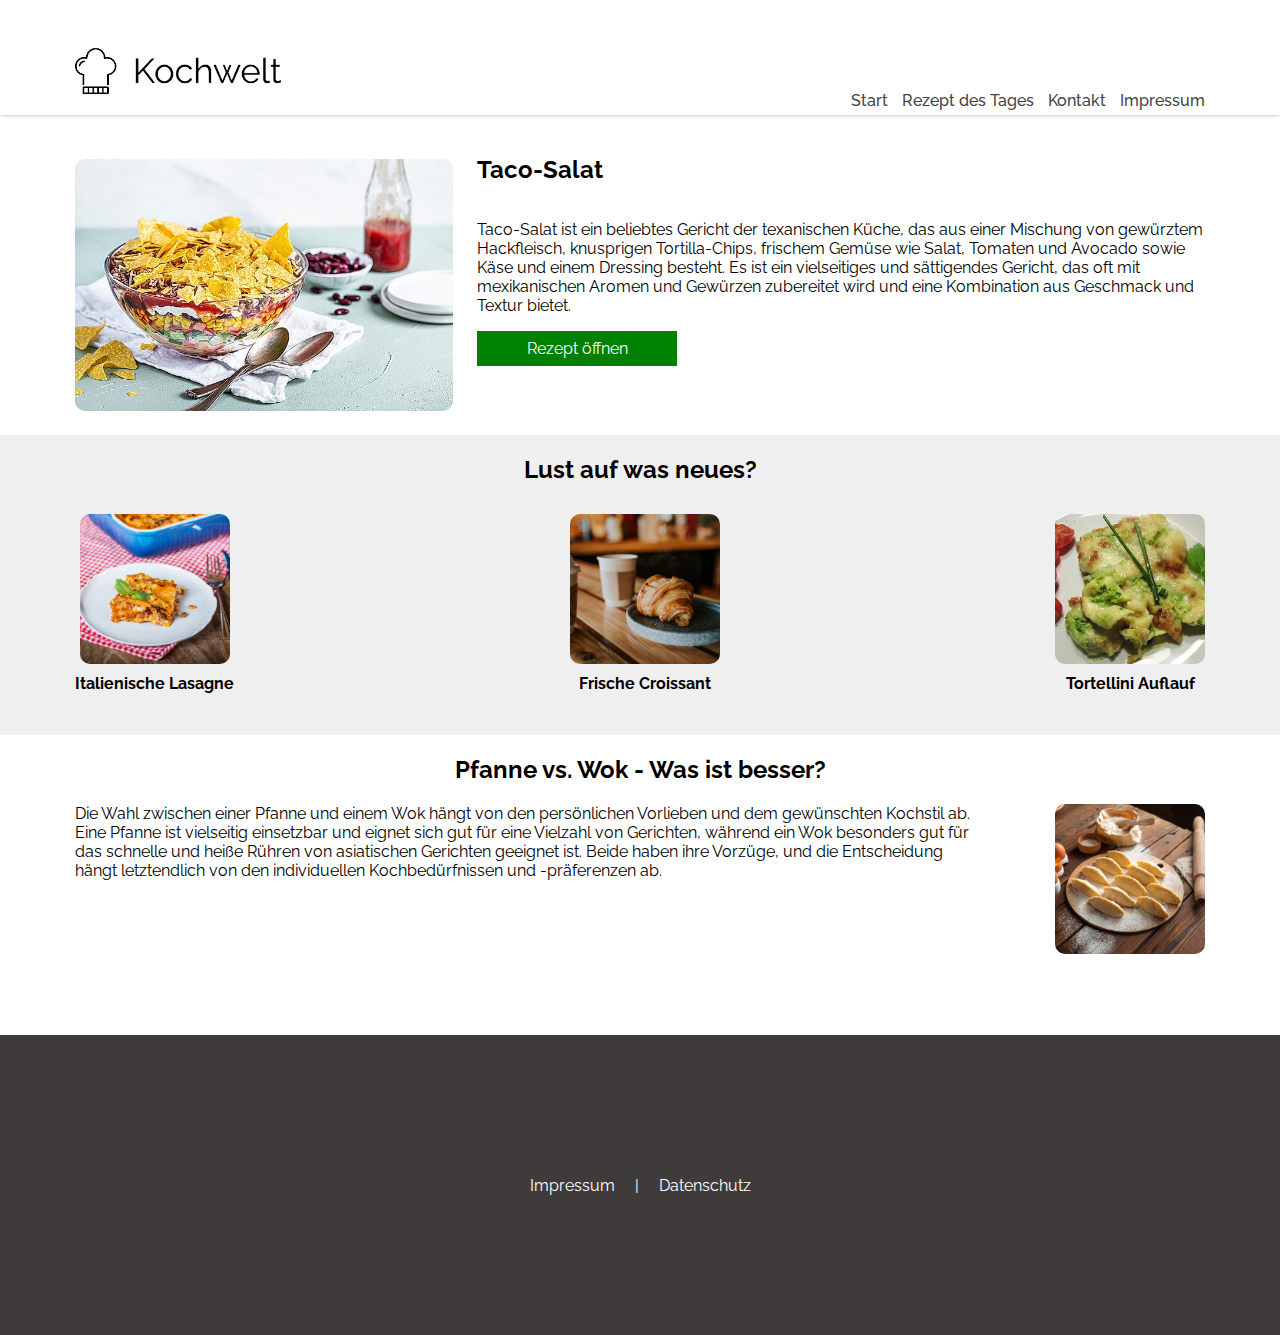
<file: index.html>
<!DOCTYPE html>
<html lang="en">
  <head>
    <meta charset="UTF-8" />
    <meta name="viewport" content="width=device-width, initial-scale=1.0" />
    <title>Kochwelt</title>
    <link rel="icon" type="image/png" href="./img/logo_small.png">
    <link rel="stylesheet" href="header.css" />
    <link rel="stylesheet" href="style.css">
    <script src="header.js"></script>
    <link rel="preconnect" href="https://fonts.googleapis.com" />
    <link rel="preconnect" href="https://fonts.gstatic.com" crossorigin />
    <link
      href="https://fonts.googleapis.com/css2?family=PT+Sans:ital,wght@0,400;0,700;1,400;1,700&family=Raleway:ital,wght@0,100;0,200;0,300;0,400;0,500;0,600;0,700;0,800;0,900;1,100;1,200;1,300;1,400;1,500;1,600;1,700;1,800;1,900&display=swap"
      rel="stylesheet"
    />

  </head>
  
  <body onload="includeHTML()">
    <div w3-include-html="header.html"></div>

    <div class="main">
      <section class="preview">
        <div class="croissant-img"><img class="main-img" src="img/tacosalat.jpg" alt="" /></div>
        <div class="croissant-text">
          <h2>Taco-Salat</h2>
          <p>
            Taco-Salat ist ein beliebtes Gericht der texanischen Küche, das aus einer Mischung von gewürztem Hackfleisch, knusprigen Tortilla-Chips, frischem Gemüse wie Salat, Tomaten und Avocado sowie Käse und einem Dressing besteht. Es ist ein vielseitiges und sättigendes Gericht, das oft mit mexikanischen Aromen und Gewürzen zubereitet wird und eine Kombination aus Geschmack und Textur bietet.
          </p>

          <button class="buttonPortions mt-40" onclick="goMenuTacco()" >Rezept öffnen</button>
        </div>
      </section>

      <section class="new">
        <h2>Lust auf was neues?</h2>
        <div class="new-images">
          <div class="new-img">
            <img class="images margin-left" src="img/lasagne.jpeg" alt="taccoSalat" onclick="goMenuLasagne()"/>
            <span class="margin-left bold">Italienische Lasagne</span>
          </div>
          <div class="new-img">
            <img class="images " src="img/crossi.jpg" alt="" onclick="goMenuCrossi()"/>
            <span class="bold">Frische Croissant</span>
          </div>
          <div class="new-img">
            <img class="images margin-right" src="img/tortellini-erbsen-auflauf.png" alt="" onclick="goMenuTortellini()"/>
            <span class="margin-right bold">Tortellini Auflauf</span>
          </div>
        </div>
      </section>

      <section class="blog">
        <h2>Pfanne vs. Wok - Was ist besser?</h2>
        <div class="blog-flex margin-left">
            <div>Die Wahl zwischen einer Pfanne und einem Wok hängt von den persönlichen Vorlieben und dem gewünschten Kochstil ab. Eine Pfanne ist vielseitig einsetzbar und eignet sich gut für eine Vielzahl von Gerichten, während ein Wok besonders gut für das schnelle und heiße Rühren von asiatischen Gerichten geeignet ist. Beide haben ihre Vorzüge, und die Entscheidung hängt letztendlich von den individuellen Kochbedürfnissen und -präferenzen ab.
            </div>
            
            <div><img class="images margin-right" src="img/croissant.jpg" alt=""></div>
        </div>
      </section>
             
      <footer class="footer">
        <a href="impressum.html">Impressum</a>
        <span>|</span>
        <a href="">Datenschutz</a>
      </footer>

    </div>
  </body>
</html>
</file>
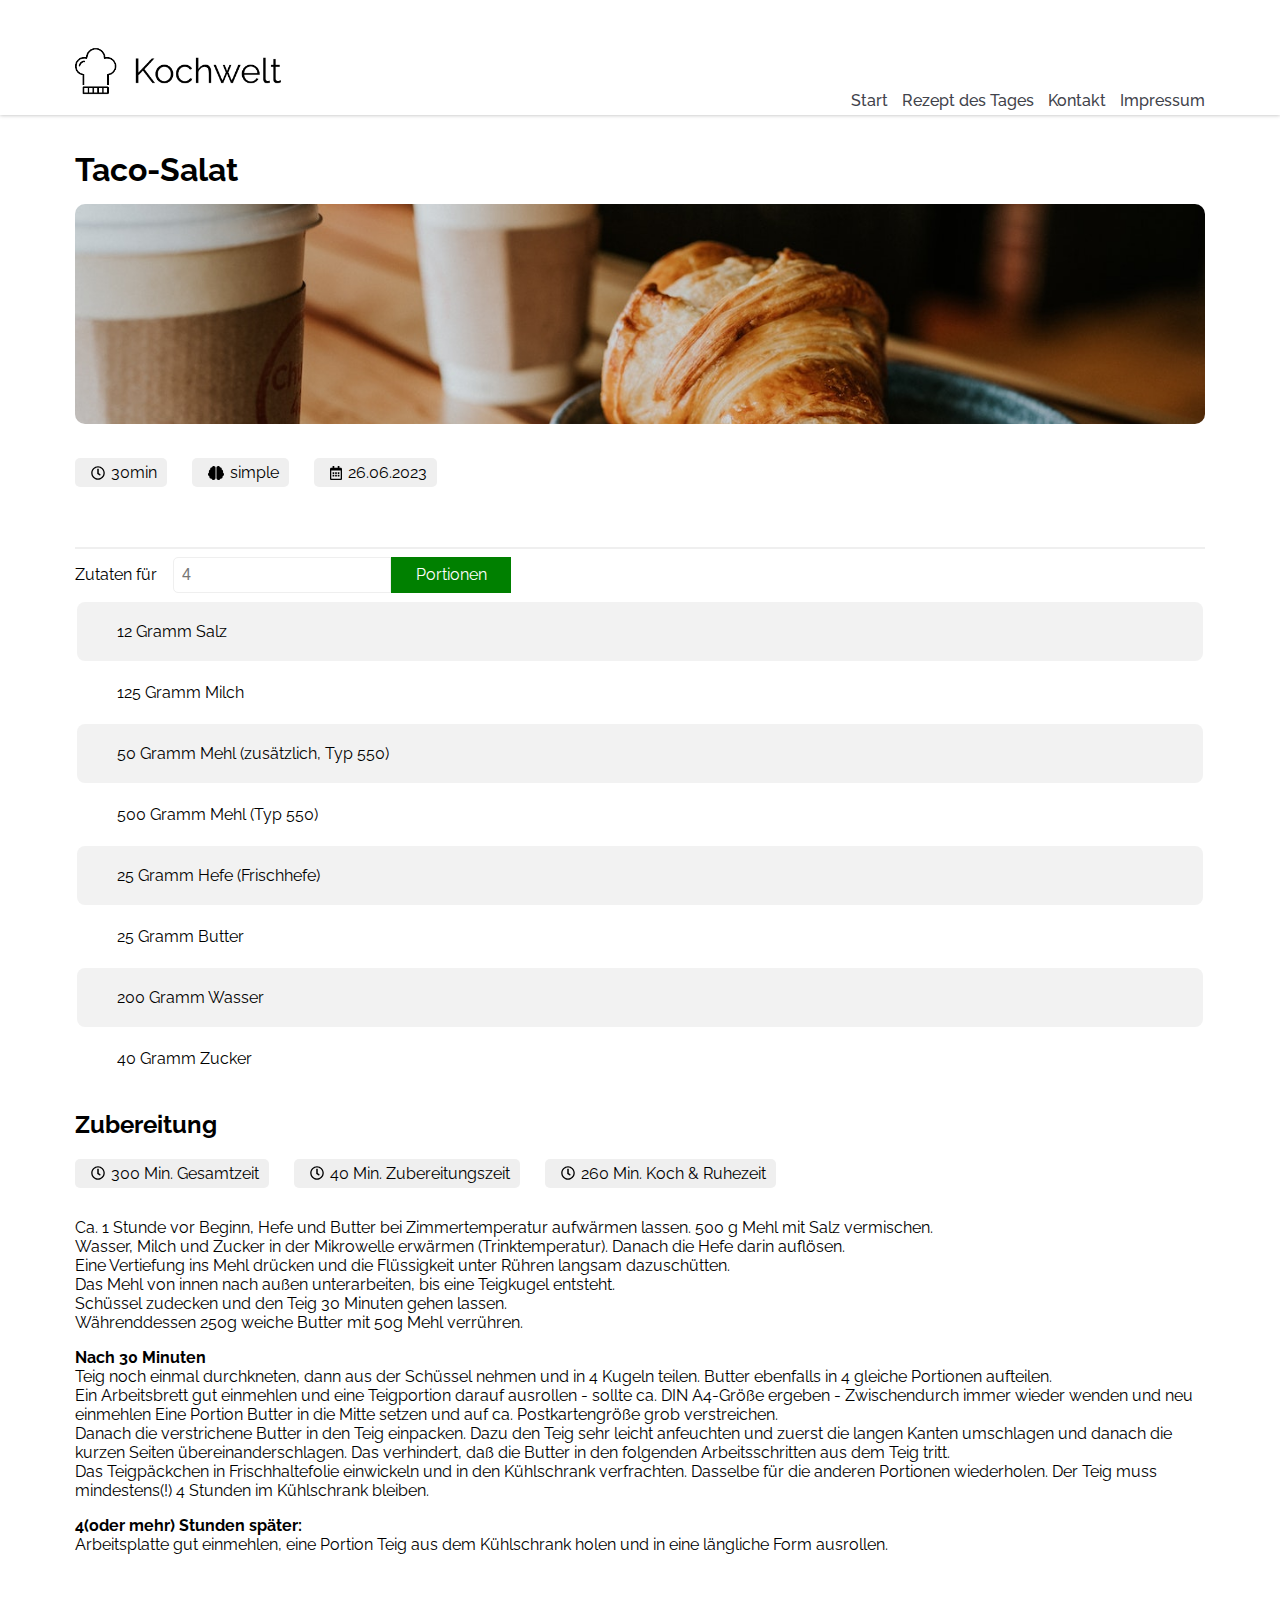
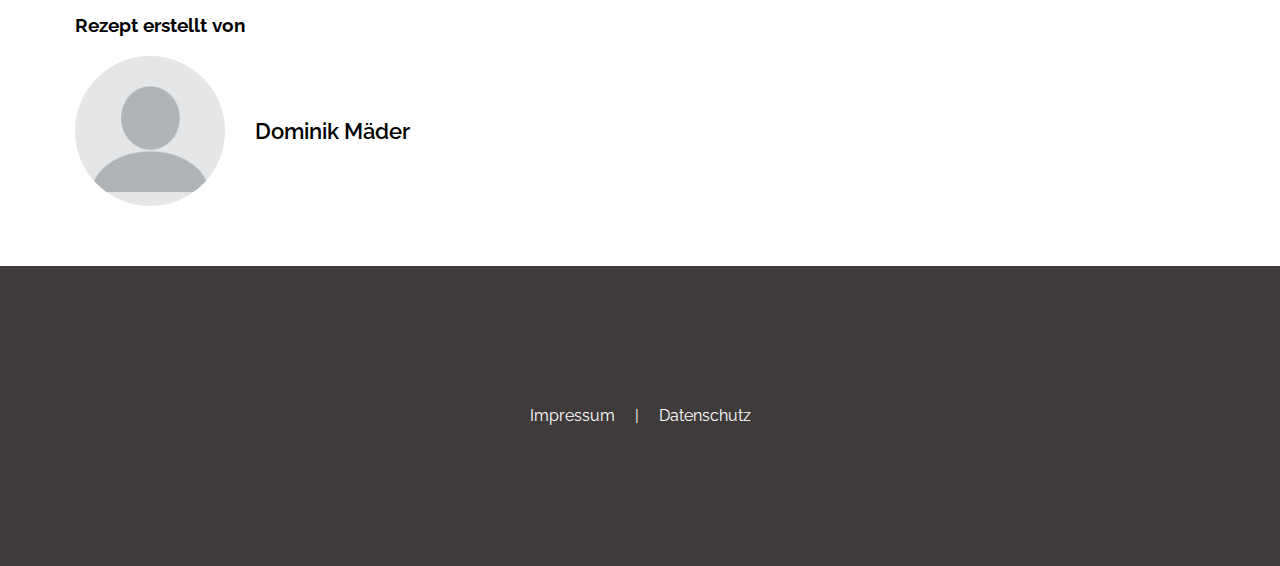
<file: Crossaints.html>
<!DOCTYPE html>
<html lang="en">
  <head>
    <meta charset="UTF-8" />
    <meta name="viewport" content="width=device-width, initial-scale=1.0" />
    <title>Rezepte</title>
    <link rel="icon" type="image/png" href="./img/logo_small.png">

    <link rel="preconnect" href="https://fonts.googleapis.com" />
    <link rel="preconnect" href="https://fonts.gstatic.com" crossorigin />
    <link
      href="https://fonts.googleapis.com/css2?family=PT+Sans:ital,wght@0,400;0,700;1,400;1,700&family=Raleway:ital,wght@0,100;0,200;0,300;0,400;0,500;0,600;0,700;0,800;0,900;1,100;1,200;1,300;1,400;1,500;1,600;1,700;1,800;1,900&display=swap"
      rel="stylesheet"
    />
    <link rel="stylesheet" href="Style/header.css" />
    <link rel="stylesheet" href="Style/style.css" />
    <script src="JS/recipe.js"></script>
    <script src="JS/header.js"></script>
  </head>
  <body onload="includeHTML()">
    <div w3-include-html="header.html"></div>

    <section class="taco-salat">
      <div class="recipe-header">
        <h1>Taco-Salat</h1>
        <img src="img/crossi.jpg" alt="Taco-Salat" />
      </div>
      <div class="recipe-icon-container">
        <div class="recipe-icons">
          <img src="img/icons/clock-regular.svg" alt="Time" />
          <span>30min</span>
        </div>
        <div class="recipe-icons">
          <img src="img/icons/brain-solid.svg" alt="simple" />
          <span>simple</span>
        </div>
        <div class="recipe-icons">
          <img src="img/icons/calendar-alt-regular.svg" alt="Time" />
          <span>26.06.2023</span>
        </div>
      </div>

      <div class="grey-line"></div>

      <div class="input-area">
        <p>Zutaten für</p>
        <div class="calculation-area">
          <input
            id="inputField"
            placeholder="4"
            type="number"
            min="0"
            oninput="validity.valid||(value='');"
          />

          <button onclick="Calculate()" class="button-portions">
            Portionen
          </button>
        </div>
      </div>
      <table class="recipe-table">
        <tr>
          <td><span id="amount1" type="number">12</span> Gramm Salz</td>
        </tr>
        <tr>
          <td><span id="amount2">125</span> Gramm Milch</td>
        </tr>
        <tr>
          <td><span id="amount3">50</span> Gramm Mehl (zusätzlich, Typ 550)</td>
        </tr>
        <tr>
          <td><span id="amount4">500</span> Gramm Mehl (Typ 550)</td>
        </tr>
        <tr>
          <td><span id="amount5">25</span> Gramm Hefe (Frischhefe)</td>
        </tr>
        <tr>
          <td><span id="amount6">25</span> Gramm Butter</td>
        </tr>
        <tr>
          <td><span id="amount7">200</span> Gramm Wasser</td>
        </tr>
        <tr>
          <td>
            <span id="amount8">40</span> Gramm Zucker</td>
        </tr>
      </table>
      


      <div class="preperation">
        <h2>Zubereitung</h2>

        <div class="prep-icons">
          <div class="recipe-icons">
            <img src="img/icons/clock-regular.svg" alt="Time" />
            <span>300 Min. Gesamtzeit </span>
          </div>
          <div class="recipe-icons">
            <img src="img/icons/clock-regular.svg" alt="Time" />
            <span>40 Min. Zubereitungszeit</span>
          </div>
          <div class="recipe-icons">
            <img src="img/icons/clock-regular.svg" alt="Time" />
            <span>260 Min. Koch & Ruhezeit</span>
          </div>
        </div>
        <p>
          Ca. 1 Stunde vor Beginn, Hefe und Butter bei Zimmertemperatur aufwärmen lassen.
          500 g Mehl mit Salz vermischen. <br>
          Wasser, Milch und Zucker in der Mikrowelle erwärmen (Trinktemperatur). Danach die Hefe darin auflösen. <br>
          Eine Vertiefung ins Mehl drücken und die Flüssigkeit unter Rühren langsam dazuschütten. <br>
          Das Mehl von innen nach außen unterarbeiten, bis eine Teigkugel entsteht. <br>
          Schüssel zudecken und den Teig 30 Minuten gehen lassen. <br>
          Währenddessen 250g weiche Butter mit 50g Mehl verrühren. <br>
        </p>
        <p>
          <b>Nach 30 Minuten</b> <br>
          Teig noch einmal durchkneten, dann aus der Schüssel nehmen und in 4 Kugeln teilen. Butter ebenfalls in 4 gleiche Portionen aufteilen. <br>
          Ein Arbeitsbrett gut einmehlen und eine Teigportion darauf ausrollen - sollte ca. DIN A4-Größe ergeben - Zwischendurch immer wieder wenden und neu einmehlen
          Eine Portion Butter in die Mitte setzen und auf ca. Postkartengröße grob verstreichen. <br>
          Danach die verstrichene Butter in den Teig einpacken. Dazu den Teig sehr leicht anfeuchten und zuerst die langen Kanten umschlagen und danach die kurzen Seiten übereinanderschlagen. Das verhindert, daß die Butter in den folgenden Arbeitsschritten aus dem Teig tritt. <br>
          Das Teigpäckchen in Frischhaltefolie einwickeln und in den Kühlschrank verfrachten. Dasselbe für die anderen Portionen wiederholen. Der Teig muss mindestens(!) 4 Stunden im Kühlschrank bleiben.
        </p>
        <p>
          <b>4(oder mehr) Stunden später:</b> <br>
          Arbeitsplatte gut einmehlen, eine Portion Teig aus dem Kühlschrank holen und in eine längliche Form ausrollen.
        </p>
      </div>
      <div class="user-container">
        <h3>Rezept erstellt von</h3>
        <div class="user">
          <img class="user-image" src="img/profile.png" />
          <p class="user-name">Dominik Mäder</p>
        </div>
      </div>
    </section>

    <footer class="footer">
      <a href="impressum.html">Impressum</a>
      <span>|</span>
      <a href="">Datenschutz</a>
    </footer>
  </body>
</html>
</file>
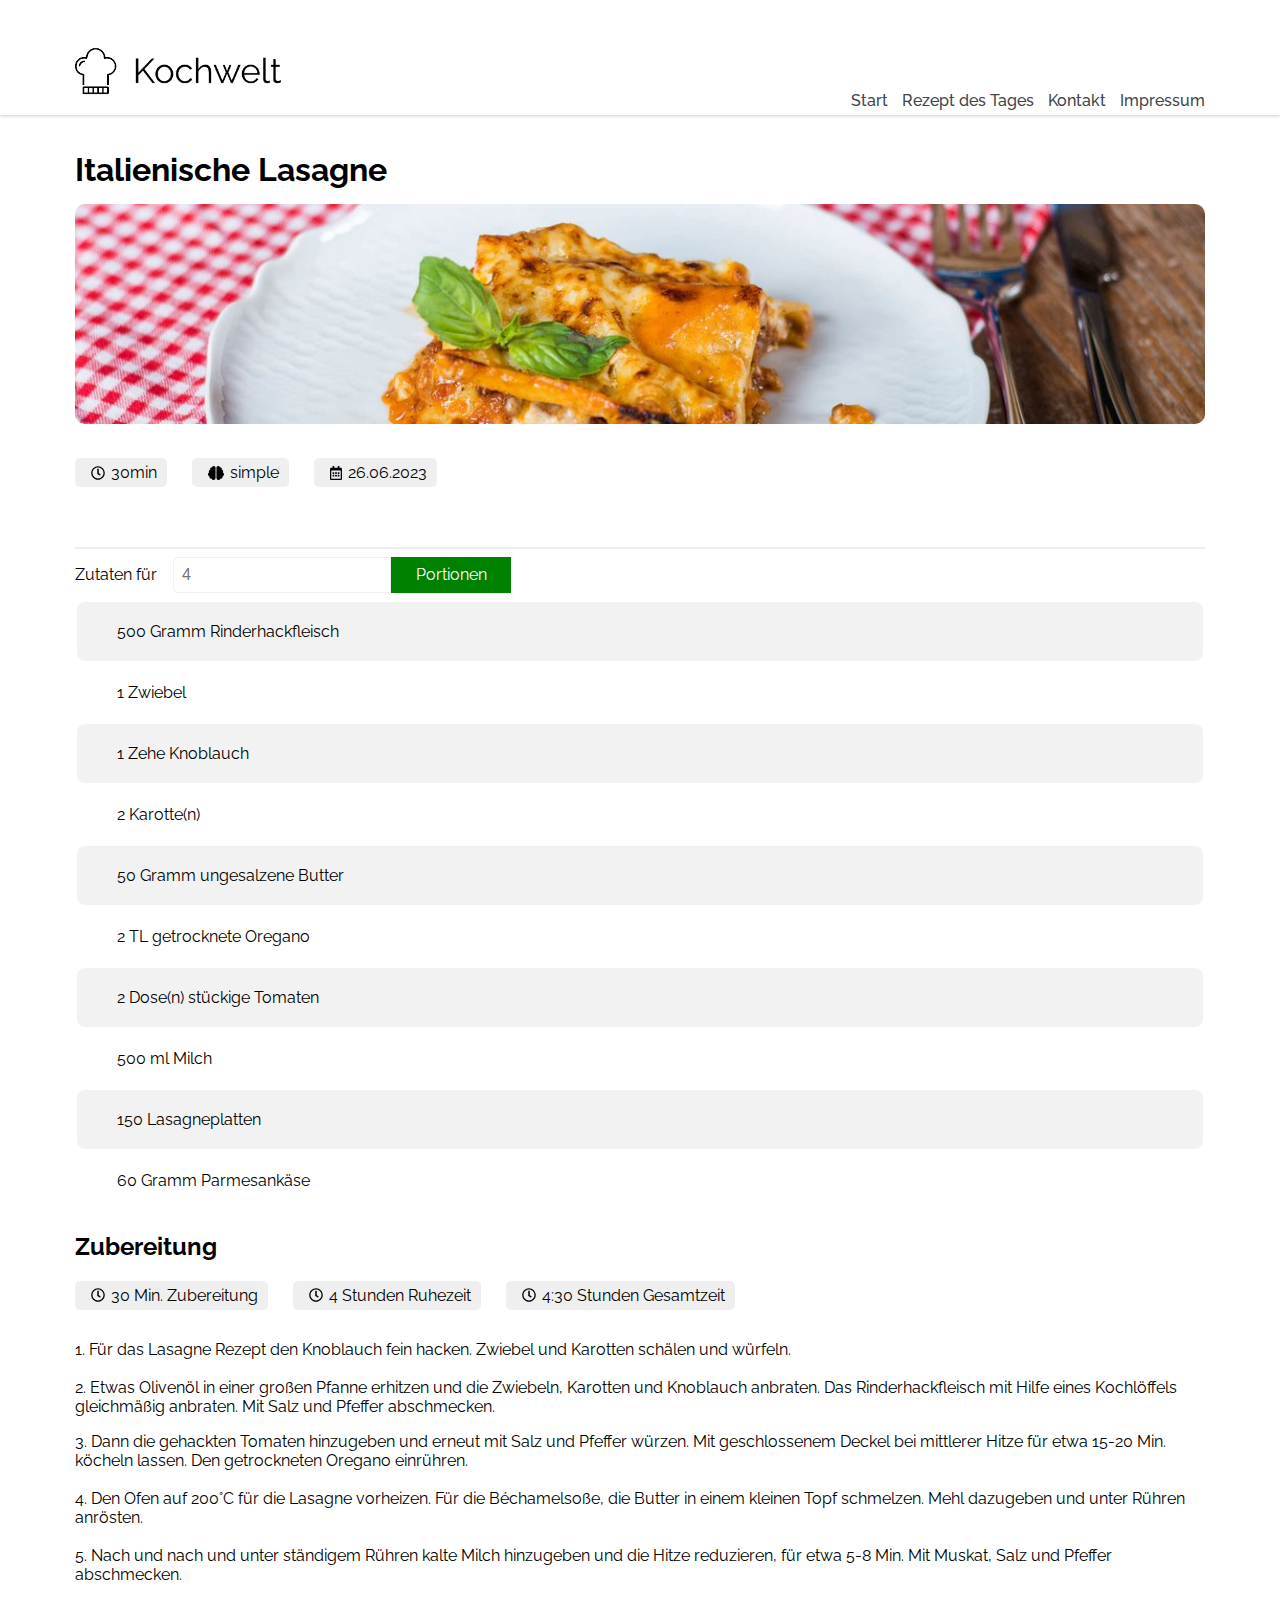
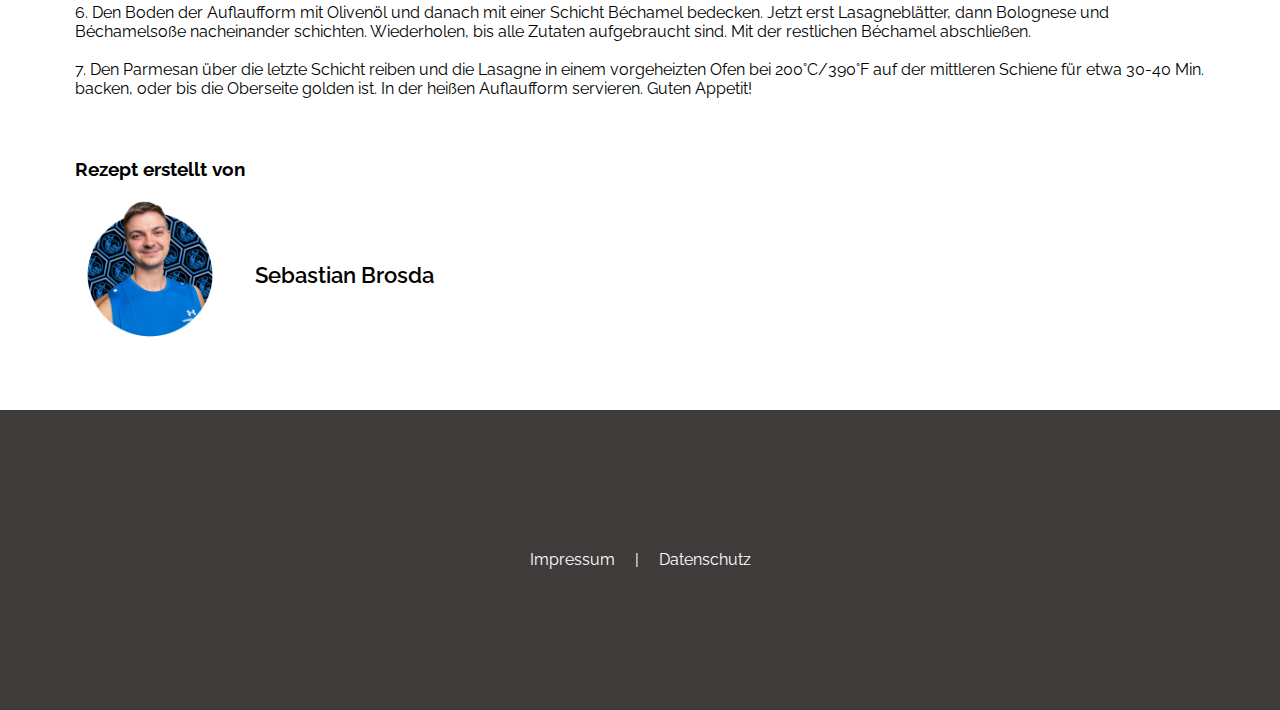
<file: italienische_lasagne.html>
<!DOCTYPE html>
<html lang="en">
  <head>
    <meta charset="UTF-8" />
    <meta name="viewport" content="width=device-width, initial-scale=1.0" />
    <title>Kochwelt</title>
    <link rel="icon" type="image/png" href="./img/logo_small.png">

    <link rel="preconnect" href="https://fonts.googleapis.com" />
    <link rel="preconnect" href="https://fonts.gstatic.com" crossorigin />
    <link
      href="https://fonts.googleapis.com/css2?family=PT+Sans:ital,wght@0,400;0,700;1,400;1,700&family=Raleway:ital,wght@0,100;0,200;0,300;0,400;0,500;0,600;0,700;0,800;0,900;1,100;1,200;1,300;1,400;1,500;1,600;1,700;1,800;1,900&display=swap"
      rel="stylesheet"
    />
    <link rel="stylesheet" href="Style/header.css" />
    <link rel="stylesheet" href="Style/style.css" />
    <script src="JS/recipe.js"></script>
    <script src="JS/header.js"></script>
  </head>
  <body onload="includeHTML()">
    <div w3-include-html="header.html"></div>

    <section class="taco-salat">
      <div class="recipe-header">
        <h1>Italienische Lasagne</h1>
        <img src="img/lasagne.jpeg" alt="Lasagne" />
      </div>
      <div class="recipe-icon-container">
        <div class="recipe-icons">
          <img src="img/icons/clock-regular.svg" alt="Time" />
          <span>30min</span>
        </div>
        <div class="recipe-icons">
          <img src="img/icons/brain-solid.svg" alt="simple" />
          <span>simple</span>
        </div>
        <div class="recipe-icons">
          <img src="img/icons/calendar-alt-regular.svg" alt="Time" />
          <span>26.06.2023</span>
        </div>
      </div>

      <div class="grey-line"></div>

      <div class="input-area">
        <p>Zutaten für</p>
        <div class="calculation-area">
          <input
            id="inputField"
            placeholder="4"
            type="number"
            min="0"
            oninput="validity.valid||(value='');"
          />

          <button onclick="Calculate()" class="button-portions">
            Portionen
          </button>
        </div>
      </div>
      <table class="recipe-table">
        <tr>
          <td><span id="amount1" type="number">500</span> Gramm Rinderhackfleisch</td>
        </tr>
        <tr>
          <td><span id="amount2">1</span> Zwiebel</td>
        </tr>
        <tr>
          <td><span id="amount3">1</span> Zehe Knoblauch</td>
        </tr>
        <tr>
          <td><span id="amount4">2</span> Karotte(n)</td>
        </tr>
        <tr>
          <td><span id="amount5">50</span> Gramm ungesalzene Butter</td>
        </tr>
        <tr>
          <td><span id="amount6">2</span> TL getrocknete Oregano</td>
        </tr>
        <tr>
          <td><span id="amount7">2</span> Dose(n) stückige Tomaten</td>
        </tr>
        <tr>
          <td>
            <span id="amount8">500</span> ml Milch
          </td>
        </tr>
        <tr>
          <td><span id="amount9">150</span> Lasagneplatten</td>
        </tr>
        <tr>
          <td><span id="amount10">60</span> Gramm Parmesankäse</td>
        </tr>
      </table>

      <div class="preperation">
        <h2>Zubereitung</h2>

        <div class="prep-icons">
          <div class="recipe-icons">
            <img src="img/icons/clock-regular.svg" alt="Time" />
            <span>30 Min. Zubereitung </span>
          </div>
          <div class="recipe-icons">
            <img src="img/icons/clock-regular.svg" alt="Time" />
            <span>4 Stunden Ruhezeit</span>
          </div>
          <div class="recipe-icons">
            <img src="img/icons/clock-regular.svg" alt="Time" />
            <span>4:30 Stunden Gesamtzeit</span>
          </div>
        </div>
        <p>
         1. Für das Lasagne Rezept den Knoblauch fein hacken. Zwiebel und Karotten schälen und würfeln. <br> <br>
         2. Etwas Olivenöl in einer großen Pfanne erhitzen und die Zwiebeln, Karotten und Knoblauch anbraten. Das Rinderhackfleisch mit Hilfe eines Kochlöffels gleichmäßig anbraten. Mit Salz und Pfeffer abschmecken.
        </p>
        <p>
          3. Dann die gehackten Tomaten hinzugeben und erneut mit Salz und Pfeffer würzen. Mit geschlossenem Deckel bei mittlerer Hitze für etwa 15-20 Min. köcheln lassen. Den getrockneten Oregano einrühren. <br> <br>
          4. Den Ofen auf 200°C für die Lasagne vorheizen. Für die Béchamelsoße, die Butter in einem kleinen Topf schmelzen. Mehl dazugeben und unter Rühren anrösten. <br> <br>
          5. Nach und nach und unter ständigem Rühren kalte Milch hinzugeben und die Hitze reduzieren, für etwa 5-8 Min. Mit Muskat, Salz und Pfeffer abschmecken. <br> <br>
          6. Den Boden der Auflaufform mit Olivenöl und danach mit einer Schicht Béchamel bedecken. Jetzt erst Lasagneblätter, dann Bolognese und Béchamelsoße nacheinander schichten. Wiederholen, bis alle Zutaten aufgebraucht sind. Mit der restlichen Béchamel abschließen. <br> <br>
          7. Den Parmesan über die letzte Schicht reiben und die Lasagne in einem vorgeheizten Ofen bei 200°C/390°F auf der mittleren Schiene für etwa 30-40 Min. backen, oder bis die Oberseite golden ist. In der heißen Auflaufform servieren. Guten Appetit!
        </p>
        
      </div>
      <div class="user-container">
        <h3>Rezept erstellt von</h3>
        <div class="user">
          <img class="user-image" src="img/profilbild tiktok12 Kopie.png" />
          <p class="user-name">Sebastian Brosda</p>
        </div>
      </div>
    </section>

    <footer class="footer">
      <a href="impressum.html">Impressum</a>
      <span>|</span>
      <a href="">Datenschutz</a>
    </footer>
  </body>
</html>
</file>
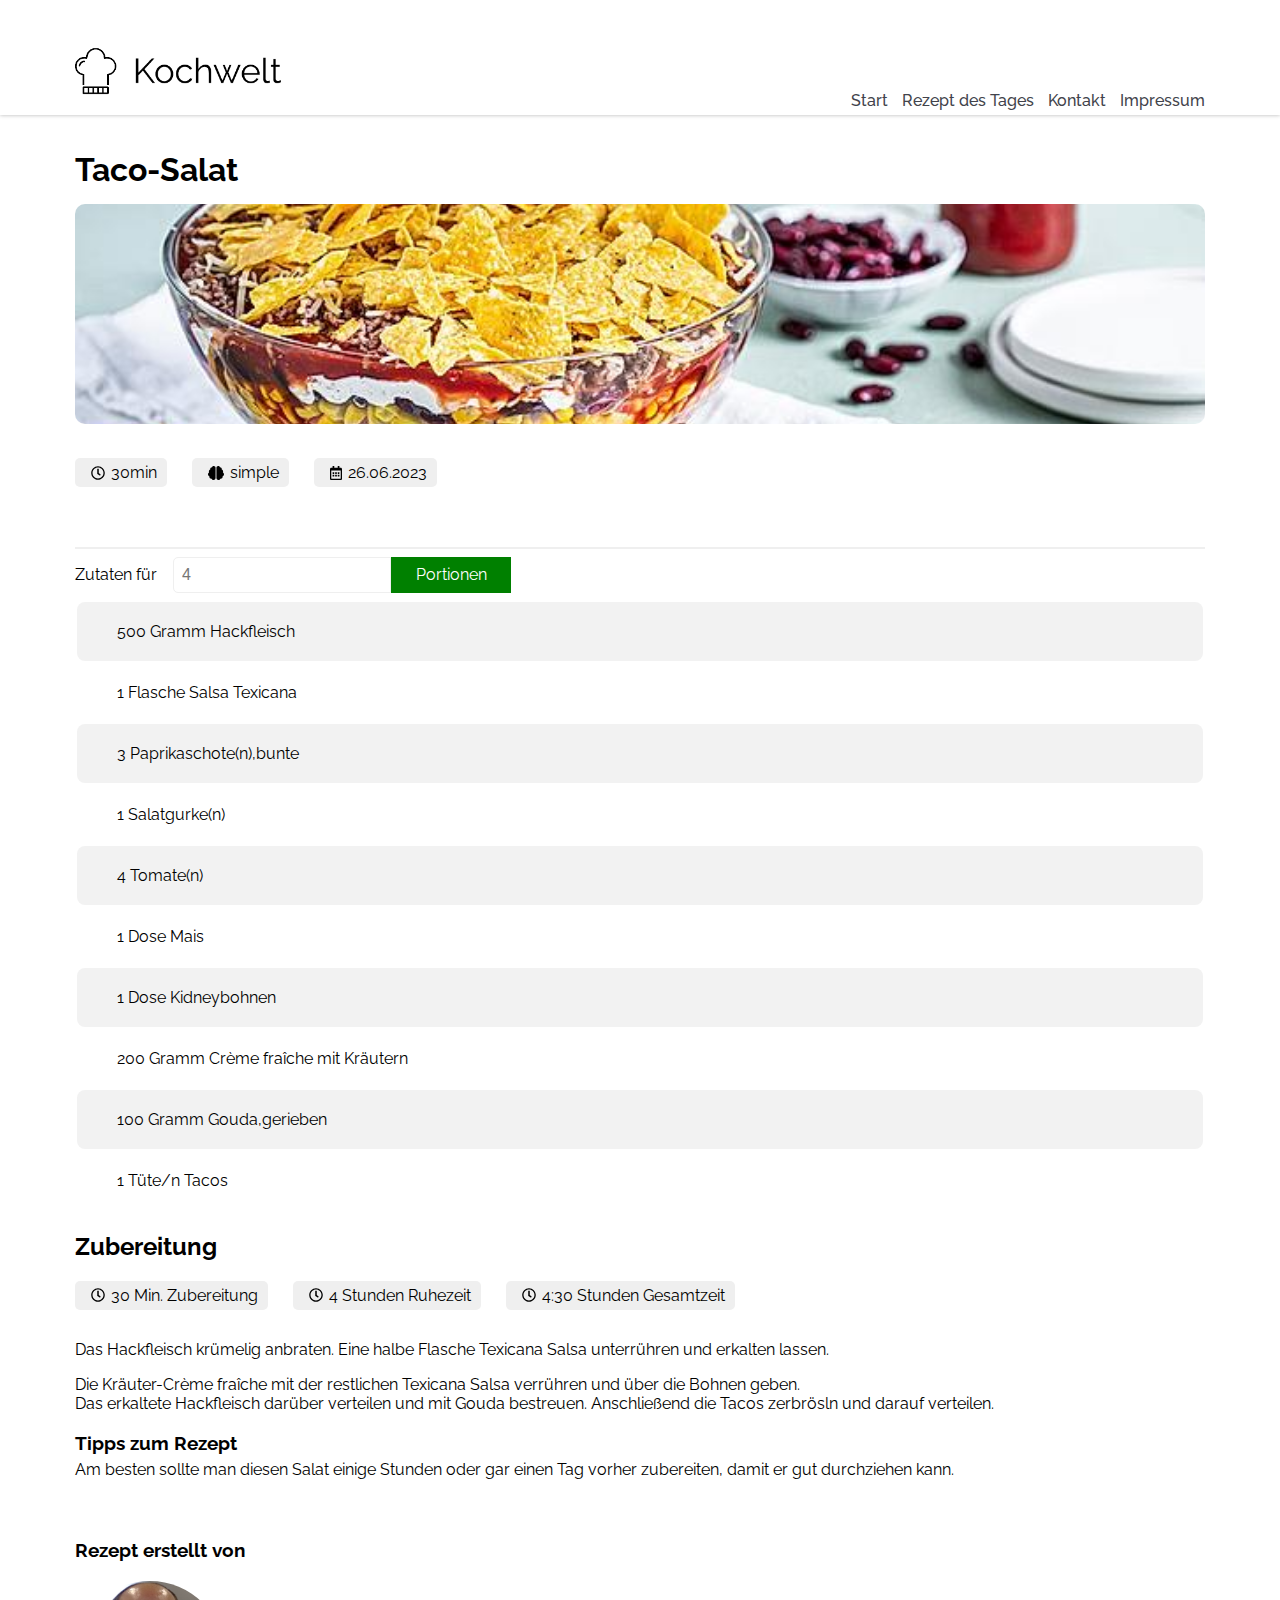
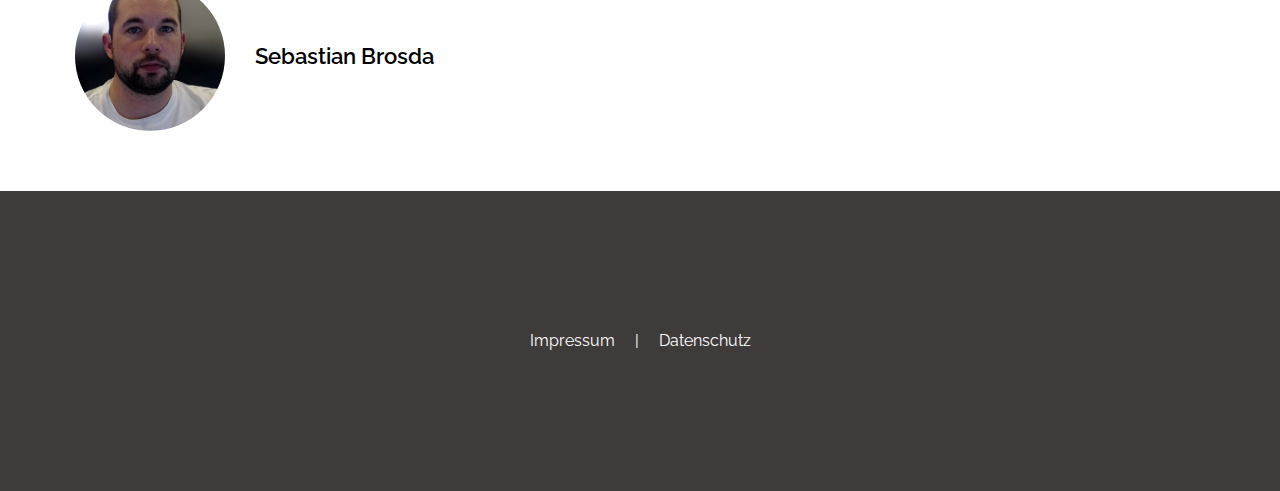
<file: TaccoRezept.html>
<!DOCTYPE html>
<html lang="en">
  <head>
    <meta charset="UTF-8" />
    <meta name="viewport" content="width=device-width, initial-scale=1.0" />
    <title>Rezepte</title>
    <link rel="icon" type="image/png" href="./img/logo_small.png">

    <link rel="preconnect" href="https://fonts.googleapis.com" />
    <link rel="preconnect" href="https://fonts.gstatic.com" crossorigin />
    <link
      href="https://fonts.googleapis.com/css2?family=PT+Sans:ital,wght@0,400;0,700;1,400;1,700&family=Raleway:ital,wght@0,100;0,200;0,300;0,400;0,500;0,600;0,700;0,800;0,900;1,100;1,200;1,300;1,400;1,500;1,600;1,700;1,800;1,900&display=swap"
      rel="stylesheet"
    />
    <link rel="stylesheet" href="Style/header.css" />
    <link rel="stylesheet" href="Style/style.css" />
    <script src="JS/recipe.js"></script>
    <script src="JS/header.js"></script>
  </head>
  <body onload="includeHTML()">
    <div w3-include-html="header.html"></div>

    <section class="taco-salat">
      <div class="recipe-header">
        <h1>Taco-Salat</h1>
        <img src="img/tacosalat.jpg" alt="Taco-Salat" />
      </div>
      <div class="recipe-icon-container">
        <div class="recipe-icons">
          <img src="img/icons/clock-regular.svg" alt="Time" />
          <span>30min</span>
        </div>
        <div class="recipe-icons">
          <img src="img/icons/brain-solid.svg" alt="simple" />
          <span>simple</span>
        </div>
        <div class="recipe-icons">
          <img src="img/icons/calendar-alt-regular.svg" alt="Time" />
          <span>26.06.2023</span>
        </div>
      </div>

      <div class="grey-line"></div>

      <div class="input-area">
        <p>Zutaten für</p>
        <div class="calculation-area">
          <input
            id="inputField"
            placeholder="4"
            type="number"
            min="0"
            oninput="validity.valid||(value='');"
          />

          <button onclick="Calculate()" class="button-portions">
            Portionen
          </button>
        </div>
      </div>
      <table class="recipe-table">
        <tr>
          <td><span id="amount1" type="number">500</span> Gramm Hackfleisch</td>
        </tr>
        <tr>
          <td><span id="amount2">1</span> Flasche Salsa Texicana</td>
        </tr>
        <tr>
          <td><span id="amount3">3</span> Paprikaschote(n),bunte</td>
        </tr>
        <tr>
          <td><span id="amount4">1</span> Salatgurke(n)</td>
        </tr>
        <tr>
          <td><span id="amount5">4</span> Tomate(n)</td>
        </tr>
        <tr>
          <td><span id="amount6">1</span> Dose Mais</td>
        </tr>
        <tr>
          <td><span id="amount7">1</span> Dose Kidneybohnen</td>
        </tr>
        <tr>
          <td>
            <span id="amount8">200</span> Gramm Crème fraîche mit Kräutern
          </td>
        </tr>
        <tr>
          <td><span id="amount9">100</span> Gramm Gouda,gerieben</td>
        </tr>
        <tr>
          <td><span id="amount10">1</span> Tüte/n Tacos</td>
        </tr>
      </table>

      <div class="preperation">
        <h2>Zubereitung</h2>

        <div class="prep-icons">
          <div class="recipe-icons">
            <img src="img/icons/clock-regular.svg" alt="Time" />
            <span>30 Min. Zubereitung </span>
          </div>
          <div class="recipe-icons">
            <img src="img/icons/clock-regular.svg" alt="Time" />
            <span>4 Stunden Ruhezeit</span>
          </div>
          <div class="recipe-icons">
            <img src="img/icons/clock-regular.svg" alt="Time" />
            <span>4:30 Stunden Gesamtzeit</span>
          </div>
        </div>
        <p>
          Das Hackfleisch krümelig anbraten. Eine halbe Flasche Texicana Salsa
          unterrühren und erkalten lassen.
        </p>
        <p>
          Die Kräuter-Crème fraîche mit der restlichen Texicana Salsa verrühren
          und über die Bohnen geben. <br />
          Das erkaltete Hackfleisch darüber verteilen und mit Gouda bestreuen.
          Anschließend die Tacos zerbrösln und darauf verteilen.
        </p>
        <h3>Tipps zum Rezept</h3>
        <p>
          Am besten sollte man diesen Salat einige Stunden oder gar einen Tag
          vorher zubereiten, damit er gut durchziehen kann. <br />
        </p>
      </div>
      <div class="user-container">
        <h3>Rezept erstellt von</h3>
        <div class="user">
          <img class="user-image" src="img/user.jpg" />
          <p class="user-name">Sebastian Brosda</p>
        </div>
      </div>
    </section>
    
    <footer class="footer">
      <a href="impressum.html">Impressum</a>
      <span>|</span>
      <a href="">Datenschutz</a>
    </footer>
  </body>
</html>
</file>
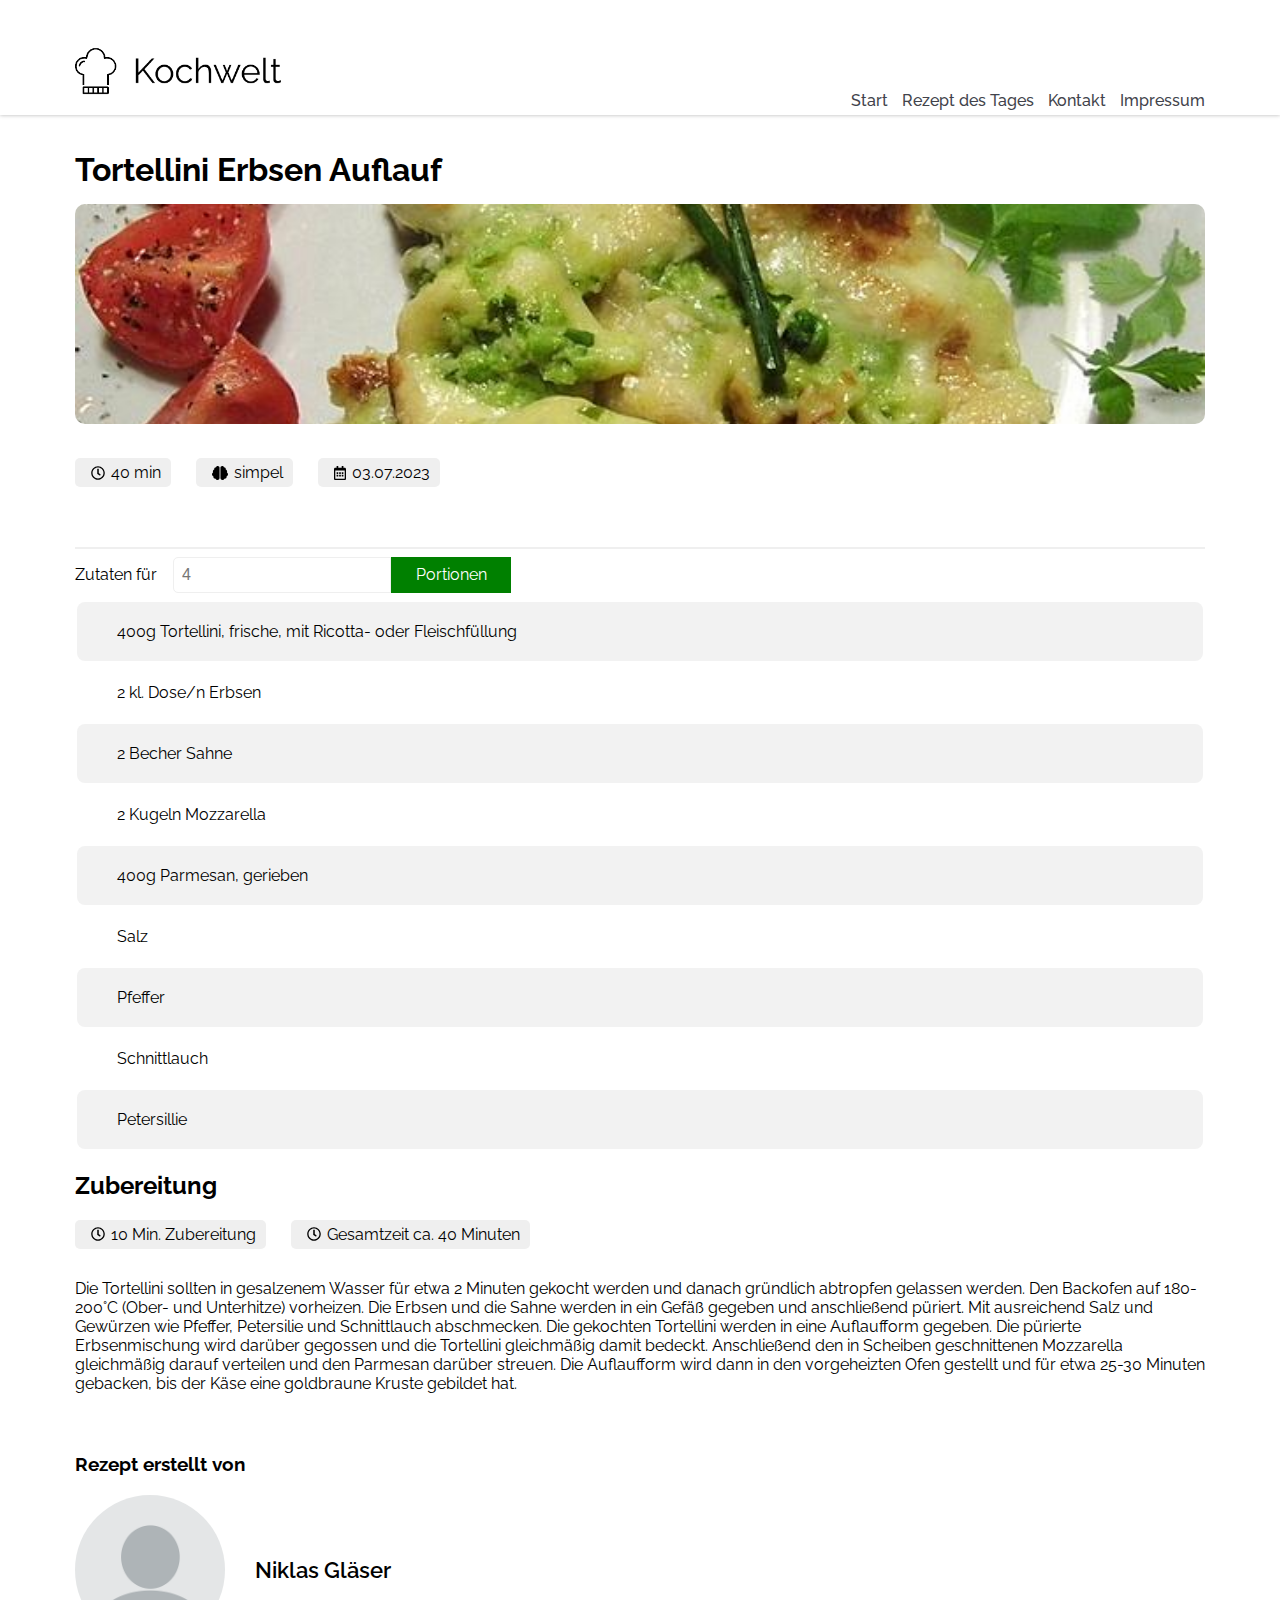
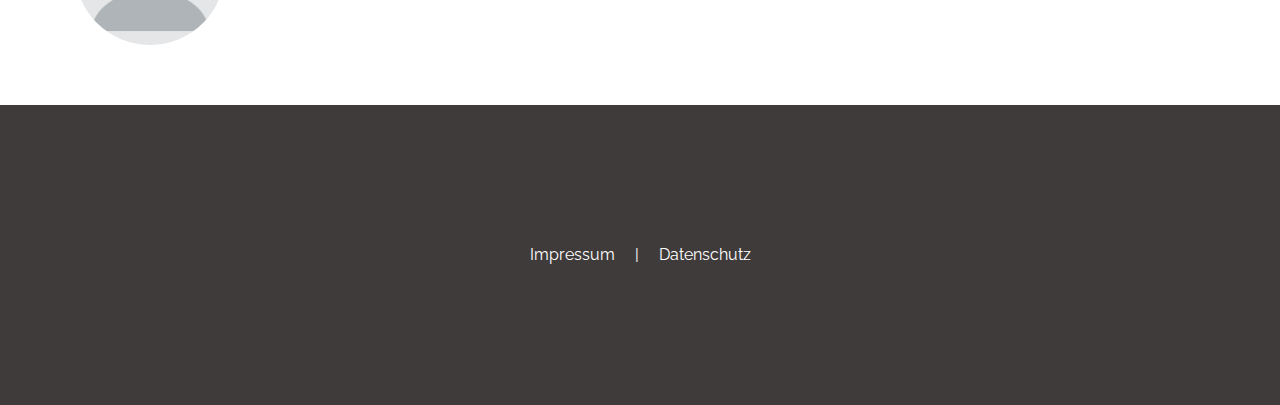
<file: tortellini-erbsen-auflauf.html>
<!DOCTYPE html>
<html lang="en">
<head>
  <meta charset="UTF-8" />
  <meta name="viewport" content="width=device-width, initial-scale=1.0" />
  <title>Kochwelt</title>
  <link rel="icon" type="image/png" href="img/logo_small.png">

  <link rel="preconnect" href="https://fonts.googleapis.com" />
  <link rel="preconnect" href="https://fonts.gstatic.com" crossorigin />
  <link href="https://fonts.googleapis.com/css2?family=PT+Sans:ital,wght@0,400;0,700;1,400;1,700&family=Raleway:ital,wght@0,100;0,200;0,300;0,400;0,500;0,600;0,700;0,800;0,900;1,100;1,200;1,300;1,400;1,500;1,600;1,700;1,800;1,900&display=swap" rel="stylesheet" />
  <link rel="stylesheet" href="header.css" />
  <link rel="stylesheet" href="recipe-page.css" />
  <link rel="stylesheet" href="style.css">
  <script src="ingredient-calculator.js"></script>
  <script src="header.js"></script>
</head>

<body onload="includeHTML()">
  <div w3-include-html="header.html"></div>

  <section class="recipe-container">
    <div class="recipe-header">
      <h1>Tortellini Erbsen Auflauf</h1>
      <img src="img/tortellini-erbsen-auflauf.png" alt="Tortellini Erbsen Auflauf" />
    </div>
    <div class="recipe-icon-container">
      <div class="recipe-icons">
        <img src="img/icons/clock-regular.svg" alt="Time" />
        <span>40 min</span>
      </div>
      <div class="recipe-icons">
        <img src="img/icons/brain-solid.svg" alt="simple" />
        <span>simpel</span>
      </div>
      <div class="recipe-icons">
        <img src="img/icons/calendar-alt-regular.svg" alt="Time" />
        <span>03.07.2023</span>
      </div>
    </div>

    <div class="grey-line"></div>

    <div class="input-area">
      <p>Zutaten für</p>
      <div class="calculation-area">
        <input
          id="inputField"
          placeholder="4"
          type="number"
          min="0"
          oninput="validity.valid||(value='');"
        />

        <button onclick="calculateIngredients()" class="button-portions">
          Portionen
        </button>
      </div>
    </div>
    <table class="recipe-ingredients">
      <tr>
        <td><span data-ingredient="400">400</span>g Tortellini, frische, mit Ricotta- oder Fleischfüllung</td>
      </tr>
      <tr>
        <td><span data-ingredient="2">2</span> kl. Dose/n Erbsen</td>
      </tr>
      <tr>
        <td><span data-ingredient="2">2</span> Becher Sahne</td>
      </tr>
      <tr>
        <td><span data-ingredient="2">2</span> Kugeln Mozzarella</td>
      </tr>
      <tr>
        <td><span data-ingredient="400">400</span>g Parmesan, gerieben</td>
      </tr>
      <tr>
        <td><span>Salz</span></td>
      </tr>
      <tr>
        <td><span>Pfeffer</span></td>
      </tr>
      <tr>
        <td><span>Schnittlauch</span></td>
      </tr>
      <tr>
        <td><span>Petersillie</span></td>
      </tr>
    </table>

    <div class="preparation">
      <h2>Zubereitung</h2>

      <div class="prep-icons">
        <div class="recipe-icons">
          <img src="img/icons/clock-regular.svg" alt="Time" />
          <span>10 Min. Zubereitung </span>
        </div>
        <div class="recipe-icons">
          <img src="img/icons/clock-regular.svg" alt="Time" />
          <span>Gesamtzeit ca. 40 Minuten</span>
        </div>
      </div>
      <p> Die Tortellini sollten in gesalzenem Wasser für etwa 2 Minuten gekocht werden und danach gründlich abtropfen gelassen werden. Den Backofen auf 180-200°C (Ober- und Unterhitze) vorheizen. Die Erbsen und die Sahne werden in ein Gefäß gegeben und anschließend püriert. Mit ausreichend Salz und Gewürzen wie Pfeffer, Petersilie und Schnittlauch abschmecken. Die gekochten Tortellini werden in eine Auflaufform gegeben. Die pürierte Erbsenmischung wird darüber gegossen und die Tortellini gleichmäßig damit bedeckt. Anschließend den in Scheiben geschnittenen Mozzarella gleichmäßig darauf verteilen und den Parmesan darüber streuen. Die Auflaufform wird dann in den vorgeheizten Ofen gestellt und für etwa 25-30 Minuten gebacken, bis der Käse eine goldbraune Kruste gebildet hat.</p>
    </div>
    <div class="user-container">
      <h3>Rezept erstellt von</h3>
      <div class="user">
        <img class="user-image" src="img/profile.png" />
        <p class="user-name">Niklas Gläser</p>
      </div>
    </div>
  </section>

  <footer class="footer">
    <a href="impressum.html">Impressum</a>
    <span>|</span>
    <a href="">Datenschutz</a>
  </footer>

</body>
</html>
</file>
<file: header.css>
/* Header */
body {
    width: 100%;
    margin: 0px;
    font-family: "Raleway", sans-serif;
  }
  
  nav {
    background-color: #ffffff;
    display: flex;
    align-items: flex-end;
    justify-content: space-between;
    padding: 10px 75px 5px 75px;
    margin-bottom: 20px;
    box-shadow: 0px 0px 4px 0px rgba(0, 0, 0, 0.3);
    height: 100px;
  }
  
  nav a {
    position: relative;
    color: #42434b;
    text-decoration: none;
    padding-left: 10px;
    font-weight: 500;
    font-size: 16px;
    font-family: "Raleway";
  }
  
  nav img {
    width: auto;
    height: 70px;
  }
  
  nav a::before {
    content: "";
    position: absolute;
    left: 6px;
    bottom: -5px;
    width: 0;
    height: 3px;
    text-underline-offset: 5px;
    text-decoration-thickness: 3px;
    background-color: #008000;
    transition: width 0.3s ease;
  }
  
  nav a:hover{
      color: #008000;
  }
  
  nav a:hover::before {
    width: 100%;
  }


  
  
  @media (max-width:730px){
    nav{
      display: flex;
      flex-direction: column;
      justify-content: center;
      align-items: center;
    }  
  }
  
  @media (max-width:570px){
      nav{
        display: flex;
        flex-direction: column;
        justify-content: center;
        align-items: center;
        padding: 5px 5px 5px 5px;
      }  
  
      nav a {
          padding-left: 5px;
          font-size: 14px;
    }
  
    nav a::before {
      bottom: -3px;
      text-underline-offset: 1px;
      text-decoration-thickness: 1px;
      height: 2px;
      
    }
  
  }
</file>
<file: style.css>
.preview {
    display: flex;
    height: 100px;
    background-color: white;
    height: 300px;
    gap: 24px;
}

.bold {
  font-weight: 700;
  margin-top: 10px;
}

.new {
    display: flex;
    height: 300px;
    background-color: #efefef;
    flex-direction: column;
    align-items: center;
}

.blog {
    display: flex;
    height: 300px;
    background-color: white;
    flex-direction: column;
    align-items: center;
}

.main-img {
border-radius: 10px;
margin-top: 24px;
margin-bottom: 24px;
}

.croissant-img {
display: flex;
padding-left: 75px;
width:390px;
}

.croissant-text {
    display: flex;
    flex-direction: column;
    padding-right: 75px;
}


.new-img {
    display: flex;
    flex-direction: column;
    align-items: center;
    margin-top: 10px;
}

.images {
    height: 150px;
    width:150px;
    object-fit: cover;
    border-radius: 10px;
}

.images:hover{
  cursor: pointer;
  box-shadow: 2px 2px 2px 2px rgba(0, 0, 0, 0.1);
  transform: scale(1.1)
}

.new-images {
    display: flex;
    width: 100%;
    justify-content: space-between;
}

.blog-flex {
    display: flex;
    gap: 80px;
}

.buttonPortions {
    border: none;
    cursor: pointer;
    background-color: #008000;
    padding: 8px;
    min-width: 120px;
    max-width: 200px;
    font-size: 16px;
    text-decoration: none;
    text-align: center;
    cursor: pointer;
    color: white;
    font-family: "Raleway", sans-serif;;
  }

.margin-left {
  margin-left: 75px;
}

.margin-right {
  margin-right: 75px;
}

footer  {
  color: white;
  display: flex;
  justify-content: center;
  align-items: center;
  background-color: 
  #403b3b;
  height: 300px;
}

footer a  {
  color: white;
  text-decoration: none;
  padding-left: 20px;
  padding-right: 20px;
}


  
  /* Rezept CSS */
</file>
<file: Style/header.css>
/* Header */
body {
    width: 100%;
    margin: 0px;
    font-family: "Raleway", sans-serif;
  }
  
  nav {
    background-color: #ffffff;
    display: flex;
    align-items: flex-end;
    justify-content: space-between;
    padding: 10px 75px 5px 75px;
    margin-bottom: 20px;
    box-shadow: 0px 0px 4px 0px rgba(0, 0, 0, 0.3);
    height: 100px;
  }
  
  nav a {
    position: relative;
    color: #42434b;
    text-decoration: none;
    padding-left: 10px;
    font-weight: 500;
    font-size: 16px;
    font-family: "Raleway";
  }
  
  nav img {
    width: auto;
    height: 70px;
  }
  
  nav a::before {
    content: "";
    position: absolute;
    left: 6px;
    bottom: -5px;
    width: 0;
    height: 3px;
    text-underline-offset: 5px;
    text-decoration-thickness: 3px;
    background-color: #008000;
    transition: width 0.3s ease;
  }
  
  nav a:hover{
      color: #008000;
  }
  
  nav a:hover::before {
    width: 100%;
  }


  
  
  @media (max-width:730px){
    nav{
      display: flex;
      flex-direction: column;
      justify-content: center;
      align-items: center;
    }  
  }
  
  @media (max-width:570px){
      nav{
        display: flex;
        flex-direction: column;
        justify-content: center;
        align-items: center;
        padding: 5px 5px 5px 5px;
      }  
  
      nav a {
          padding-left: 5px;
          font-size: 14px;
    }
  
    nav a::before {
      bottom: -3px;
      text-underline-offset: 1px;
      text-decoration-thickness: 1px;
      height: 2px;
      
    }
  
  }
</file>
<file: Style/style.css>
.preview {
    display: flex;
    height: 100px;
    background-color: white;
    height: 300px;
    gap: 24px;
}

.bold {
  font-weight: 700;
  margin-top: 10px;
}

.new {
    display: flex;
    height: 300px;
    background-color: #efefef;
    flex-direction: column;
    align-items: center;
}

.blog {
    display: flex;
    height: 300px;
    background-color: white;
    flex-direction: column;
    align-items: center;
}

.main-img {
border-radius: 10px;
margin-top: 24px;
margin-bottom: 24px;
}

.croissant-img {
display: flex;
padding-left: 75px;
width:390px;
}

.croissant-text {
    display: flex;
    flex-direction: column;
    padding-right: 75px;
}


.new-img {
    display: flex;
    flex-direction: column;
    align-items: center;
    margin-top: 10px;
}

.images {
    height: 150px;
    width:150px;
    object-fit: cover;
    border-radius: 10px;
}

.images:hover{
  cursor: pointer;
  box-shadow: 2px 2px 2px 2px rgba(0, 0, 0, 0.1);
  transform: scale(1.1)
}

.new-images {
    display: flex;
    width: 100%;
    justify-content: space-between;
}

.blog-flex {
    display: flex;
    gap: 80px;
}

.buttonPortions {
    border: none;
    cursor: pointer;
    background-color: #008000;
    padding: 8px;
    min-width: 120px;
    max-width: 200px;
    font-size: 16px;
    text-decoration: none;
    text-align: center;
    cursor: pointer;
    color: white;
    font-family: "Raleway", sans-serif;;
  }

  .margin-left {
    margin-left: 75px;
  }

  .margin-right {
    margin-right: 75px;
  }

  /* Rezept CSS */
  body {
    font-family: "Raleway", sans-serif;
  
  }
  
  .taco-salat {
    padding-left: 75px;
    padding-right: 75px;
  }
  
  .recipe-header h1 {
    margin-top: 36px;
    margin-bottom: 16px;
  }
  
  .recipe-header img {
    border-radius: 10px;
    width: 100%;
    max-height: 220px;
    object-fit: cover;
  }
  
  .recipe-icon-container {
    display: flex;
    justify-content: flex-start;
    gap: 25px;
    margin: 30px 0 60px 0;
    font-size: 12px;
  }
  
  .recipe-icons {
    display: flex;
    justify-content: center;
    align-items: center;
    background-color: #efefef;
    padding: 5px 10px 5px 10px;
    border-radius: 5px;
    font-size: 16px;
  }
  
  .recipe-icons img {
    height: 14px;
    object-fit: cover;
    margin: 0 6px 0 6px;
  }
  
  .input-area {
    margin-bottom: 0px;
    display: flex;
    align-items: center;
  }
  
  #inputField {
    font-size: 16px;
    padding: 8px;
    margin-left: 16px;
    border: solid 0.5px;
    border-color: #efefef;
    border-top-left-radius: 5px;
    border-bottom-left-radius: 5px;
    min-width: 120px;
    max-width: 200px;
  }
  
  .button-portions {
    border: none;
    cursor: pointer;
    background-color: #008000;
    padding: 8px;
    min-width: 120px;
    max-width: 200px;
    font-size: 16px;
    text-decoration: none;
    text-align: center;
    cursor: pointer;
    color: white;
    font-family: "Raleway", sans-serif;;
  }
  
  table {
    display: table;
    border-collapse: separate;
    box-sizing: border-box;
    text-indent: initial;
    border-spacing: 2px;
    border-color: gray;
  }
  
  .recipe-table {
    width: 100%;
  }
  
  td {
    display: table-cell;
    vertical-align: inherit;
  }
  .recipe-table td {
    border-radius: 8px;
    padding: 20px;
    padding-left: 40px;
  }
  
  .recipe-table tr:nth-child(odd) {
    background-color: #f2f2f2;
  }
  
  .preperation h2 {
    margin-block-end: -10px;
  }
  
  h3 {
    margin-block-end: -10px;
  }
  
  .prep-icons {
    display: flex;
    justify-content: flex-start;
    gap: 25px;
    margin: 20px 0 30px 0;
    font-size: 16px;
    margin-top: 30px;
  }
  
  .user-container {
    margin: 60px 0;
  }
  
  .user {
    display: flex;
    justify-content: flex-start;
    align-items: center;
    column-gap: 30px;
    margin: 30px 0;
  }
  
  .calculation-area{
    display: flex;
  }

  .user-image {
    width: 150px;
    height: 150px;
    object-fit: cover;
    border-radius: 50%;
  }
  
  .user-name {
    font-size: 22px;
    font-weight: 600;
  }
  
  .grey-line {
    border-top: rgb(239, 239, 239) 2px solid;
  }

  .mt-40 {
    margin-top: 40px;
  }

  footer{
    color: white;
    display: flex;
    justify-content: center;
    align-items: center;
    background-color: 
    #403b3b;
    height: 300px;
  }
  footer a{
    color: white;
    text-decoration: none;
    padding-left: 20px;
    padding-right: 20px;
  }
  
  @media (max-width: 510px) {
    h2 {
      text-align: center;
    }
  
    h3 {
      text-align: center;
    }
  
    .prep-icons {
      display: flex;
      flex-direction: column;
      align-items: center;
      gap: 20px;
      margin: 20px 0 30px 0;
    }

    .recipe-icon-container {
      display: flex;
      flex-direction: column;
      align-items: center;
      gap: 20px;
      margin: 20px 0 30px 0;  
    }
    .user {
      display: flex;
      flex-direction: column;
      align-items: center;
      column-gap: 30px;
      margin: 30px 0;
    }
  
    #inputField {
      min-width: 60px;
    }

    .input-area {
      display:flex;
      flex-direction: column;
    }

    .calculation-area {
      align-items: center;
      flex-direction: column;
      display:flex;
  }
  .button-portions{
    width: 213px;
    max-width: 213px !important;
    padding: 8px;
    margin: 0 0 0 16px;
  }
}
  
  @media (max-width: 380px) {
    .recipe-icon-container {
      display: flex;
      flex-direction: column;
      gap: 25px;
      margin: 30px 0 60px 0;
    }
  
    .input-area {
      display: flex;
      flex-direction: column;
    }
  }
</file>
<file: recipe-page.css>
body {
    font-family: "Raleway", sans-serif;
  
  }
  
  .recipe-container {
    padding-left: 75px;
    padding-right: 75px;
  }
  
  .recipe-header h1 {
    margin-top: 36px;
    margin-bottom: 16px;
  }
  
  .recipe-header img {
    border-radius: 10px;
    width: 100%;
    max-height: 220px;
    object-fit: cover;
  }
  
  .recipe-icon-container {
    display: flex;
    justify-content: flex-start;
    gap: 25px;
    margin: 30px 0 60px 0;
    font-size: 12px;
  }
  
  .recipe-icons {
    display: flex;
    justify-content: center;
    align-items: center;
    background-color: #efefef;
    padding: 5px 10px 5px 10px;
    border-radius: 5px;
    font-size: 16px;
  }
  
  .recipe-icons img {
    height: 14px;
    object-fit: cover;
    margin: 0 6px 0 6px;
  }
  
  .input-area {
    margin-bottom: 0px;
    display: flex;
    align-items: center;
  }
  
  #inputField {
    font-size: 16px;
    padding: 8px;
    margin-left: 16px;
    border: solid 0.5px;
    border-color: #efefef;
    border-top-left-radius: 5px;
    border-bottom-left-radius: 5px;
    min-width: 120px;
    max-width: 200px;
  }
  
  .button-portions {
    border: none;
    cursor: pointer;
    background-color: #008000;
    padding: 8px;
    min-width: 120px;
    max-width: 200px;
    font-size: 16px;
    text-decoration: none;
    text-align: center;
    cursor: pointer;
    color: white;
    font-family: "Raleway", sans-serif;;
  }
  
  table {
    display: table;
    border-collapse: separate;
    box-sizing: border-box;
    text-indent: initial;
    border-spacing: 2px;
    border-color: gray;
  }
  
  .recipe-ingredients {
    width: 100%;
  }
  
  td {
    display: table-cell;
    vertical-align: inherit;
  }

  .recipe-ingredients td {
    border-radius: 8px;
    padding: 20px;
    padding-left: 40px;
  }
  
  .recipe-ingredients tr:nth-child(odd) {
    background-color: #f2f2f2;
  }
  
  .preparation h2 {
    margin-block-end: -10px;
  }
  
  h3 {
    margin-block-end: -10px;
  }
  
  .prep-icons {
    display: flex;
    justify-content: flex-start;
    gap: 25px;
    margin: 20px 0 30px 0;
    font-size: 16px;
    margin-top: 30px;
  }
  
  .user-container {
    margin: 60px 0;
  }
  
  .user {
    display: flex;
    justify-content: flex-start;
    align-items: center;
    column-gap: 30px;
    margin: 30px 0;
  }
  
  .calculation-area{
    display: flex;
  }

  .user-image {
    width: 150px;
    height: 150px;
    object-fit: cover;
    border-radius: 50%;
  }
  
  .user-name {
    font-size: 22px;
    font-weight: 600;
  }
  
  .grey-line {
    border-top: rgb(239, 239, 239) 2px solid;
  }

  .mt-40 {
    margin-top: 40px;
  }
  
  @media (max-width: 510px) {
    h2 {
      text-align: center;
    }
  
    h3 {
      text-align: center;
    }
  
    .prep-icons {
      display: flex;
      flex-direction: column;
      align-items: center;
      gap: 20px;
      margin: 20px 0 30px 0;
    }

    .recipe-icon-container {
      display: flex;
      flex-direction: column;
      align-items: center;
      gap: 20px;
      margin: 20px 0 30px 0;  
    }
    .user {
      display: flex;
      flex-direction: column;
      align-items: center;
      column-gap: 30px;
      margin: 30px 0;
    }
  
    #inputField {
      min-width: 60px;
    }

    .input-area {
      display:flex;
      flex-direction: column;
    }

    .calculation-area {
      align-items: center;
      flex-direction: column;
      display:flex;
  }
  .button-portions{
    width: 213px;
    max-width: 213px !important;
    padding: 8px;
    margin: 0 0 0 16px;
  }
}
  
  @media (max-width: 380px) {
    .recipe-icon-container {
      display: flex;
      flex-direction: column;
      gap: 25px;
      margin: 30px 0 60px 0;
    }
  
    .input-area {
      display: flex;
      flex-direction: column;
    }
  }
</file>
